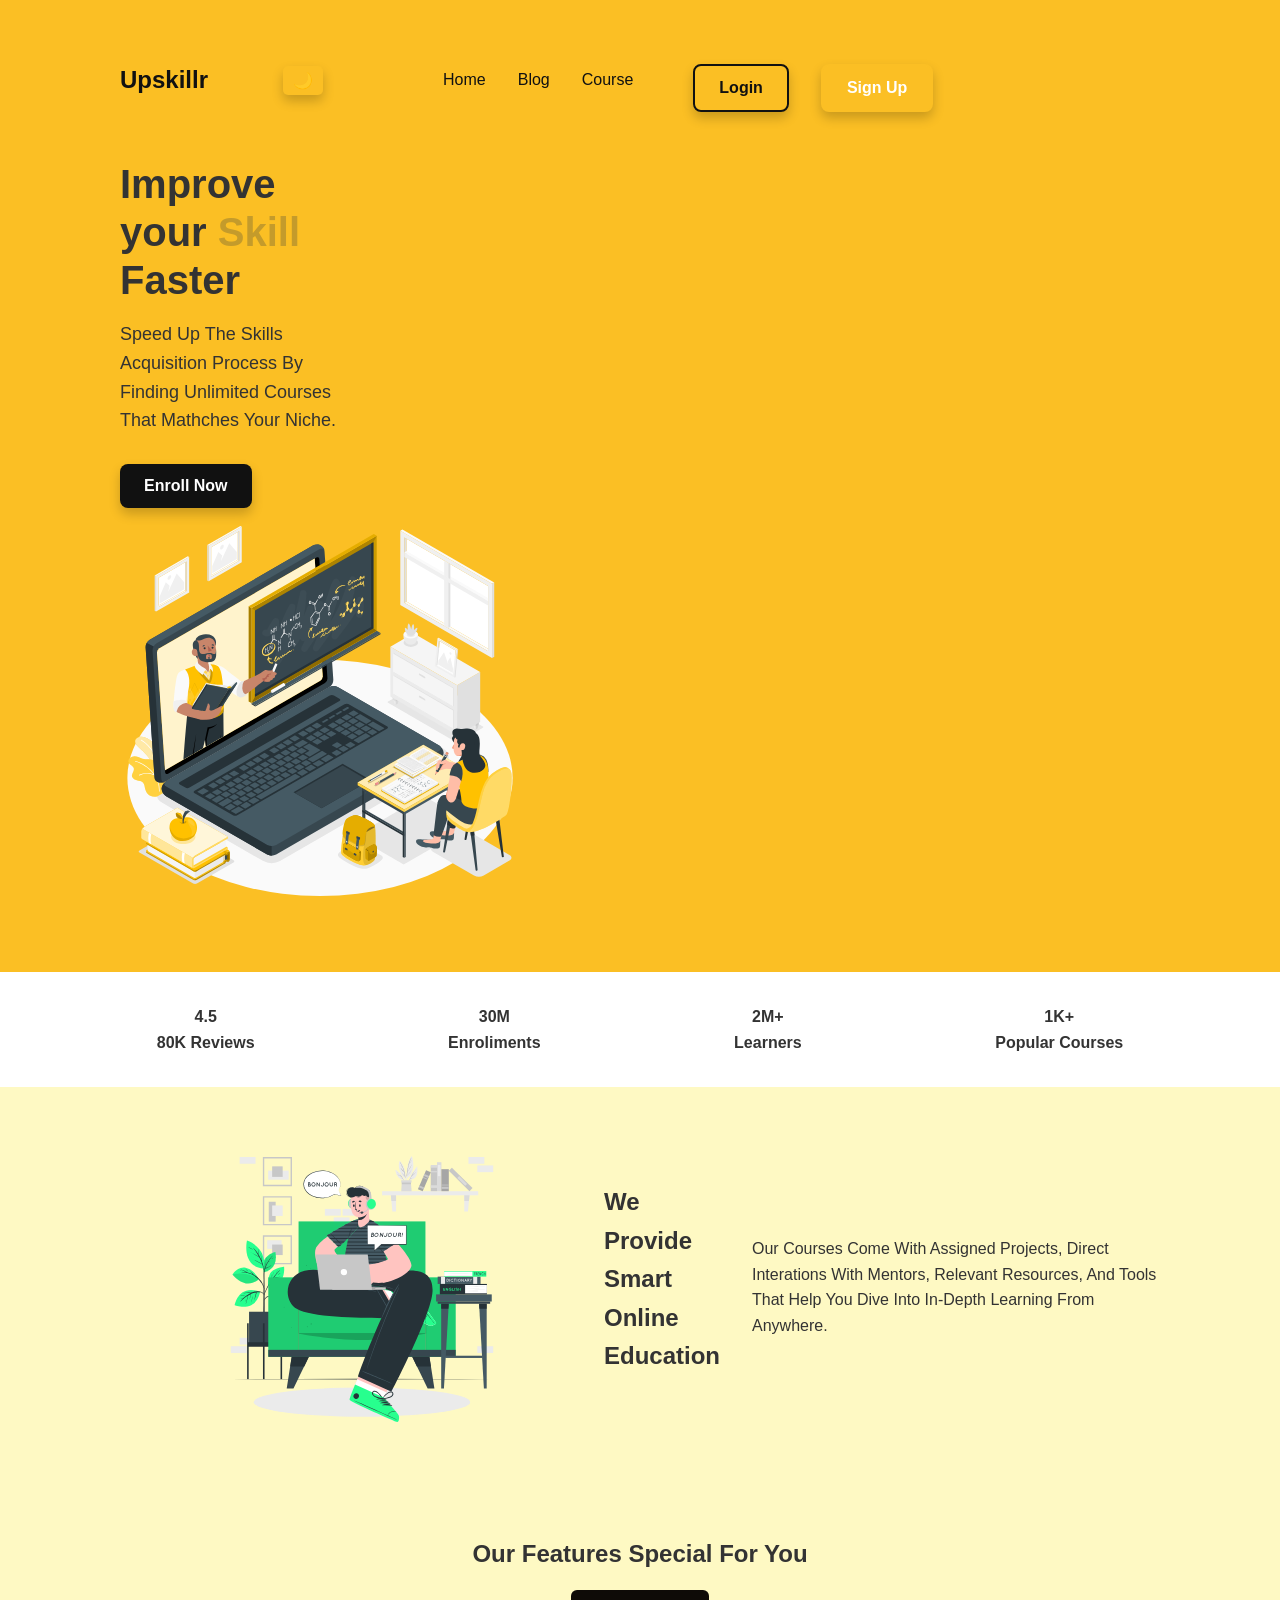
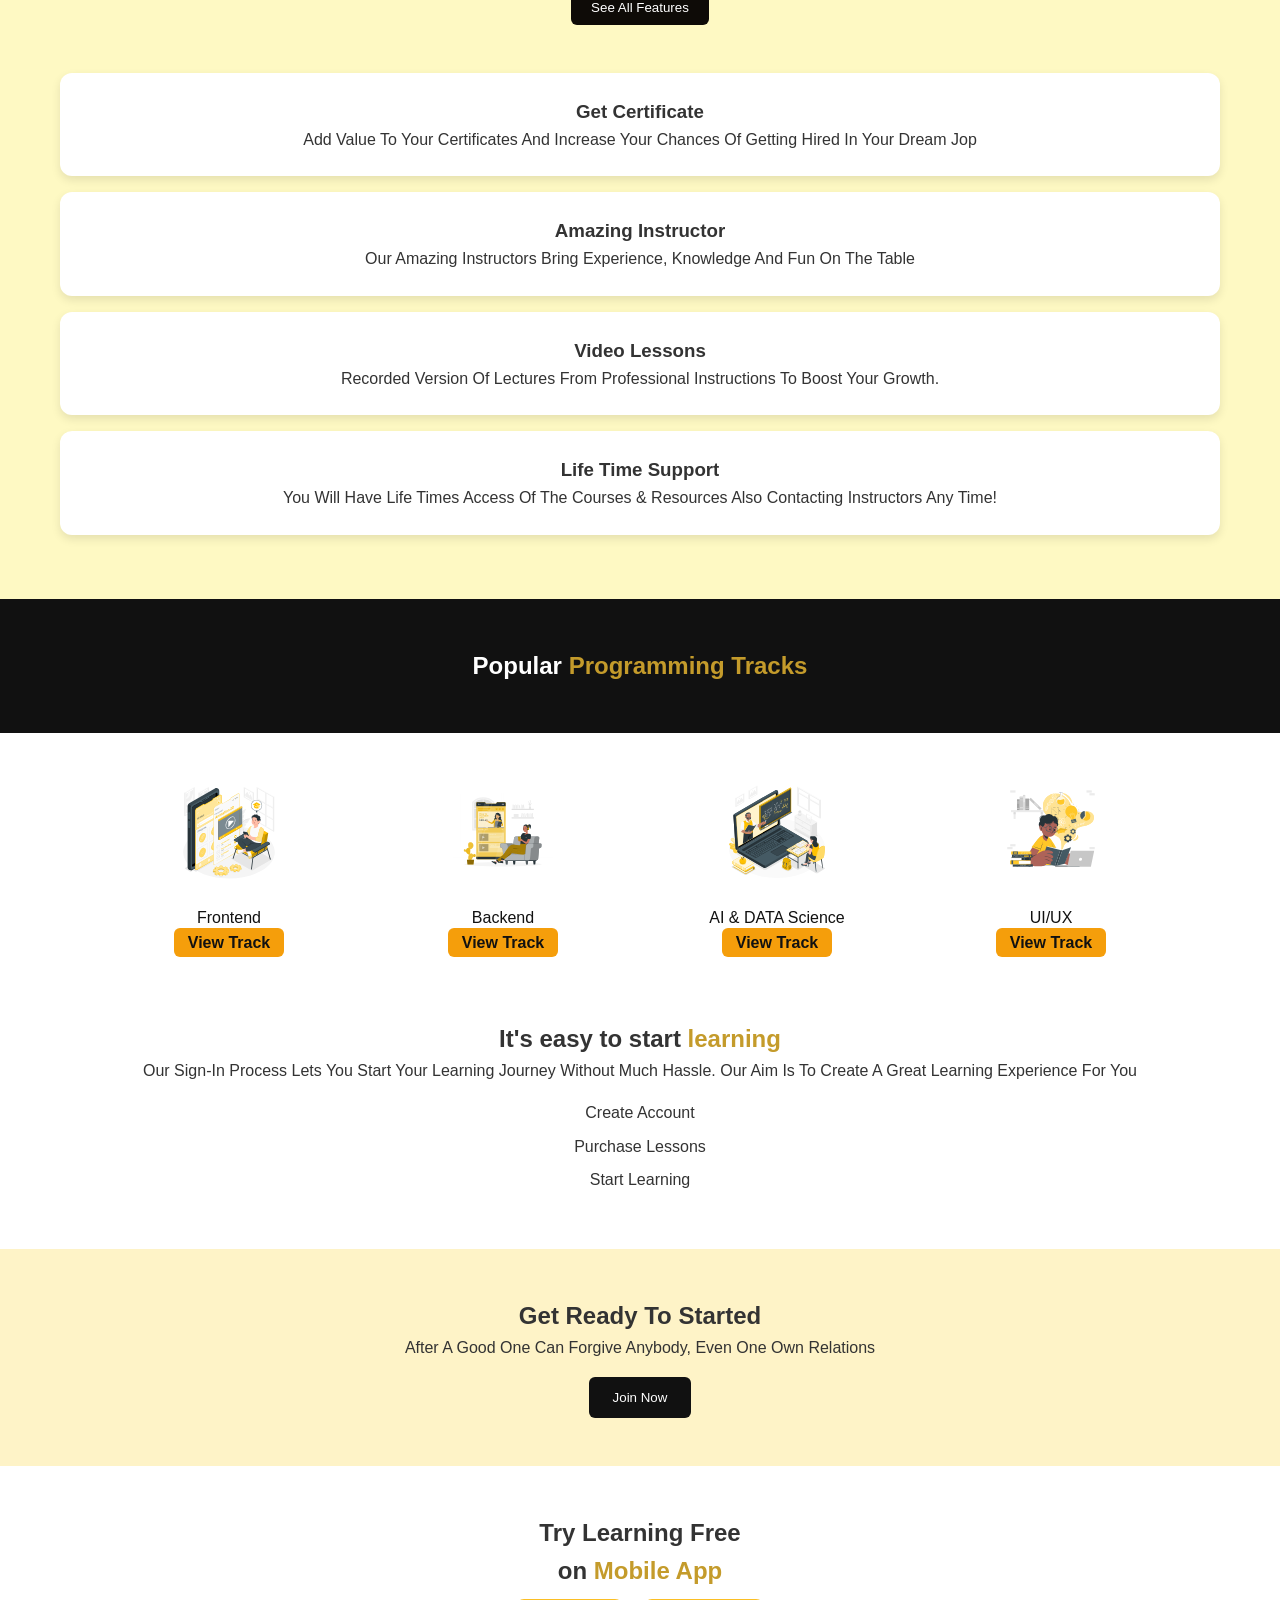
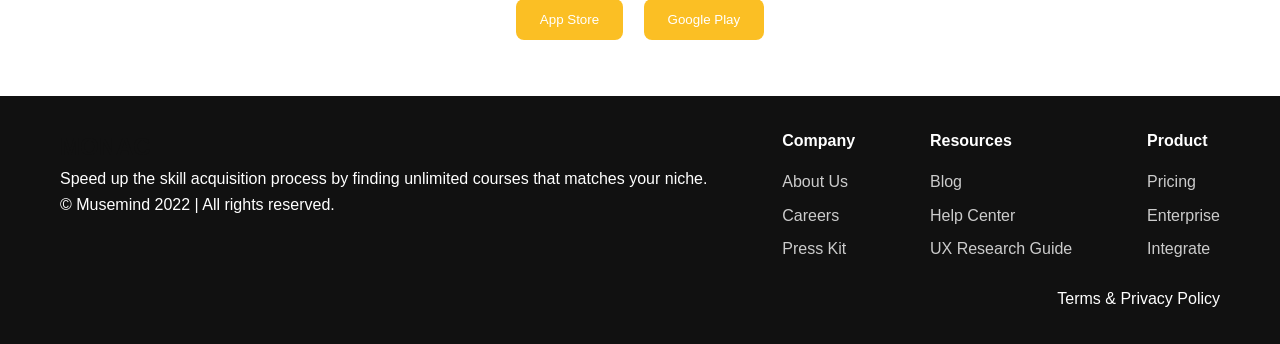
<file: index.html>
<!DOCTYPE html>
<html lang="en">
<head>
  <meta charset="UTF-8">
  <meta name="viewport" content="width=device-width, initial-scale=1.0">
  <title>Learning</title>
  <link rel="stylesheet" href="style.css">
</head>
<body>
  <header class="head">
    <nav class="navbar">
      <div class="logo">Upskillr</div>
      <button id="themeBtn">🌙</button>
      <div class="menu-toggle">&#9776;</div>
      <ul class="nav-links">
  <li><a href="index.html">Home</a></li>
  <li><a href="#">Blog</a></li> 
  <li><a href="#courses">Course</a></li>
</ul>
      <div class="nav-buttons">
  <button class="btn login" id="openLogin">Login</button>
  <button class="btn signup" id="openSignup">Sign Up</button>

  <button class="btn logout" id="logoutBtn" style="display:none;">Logout</button>
  <span id="welcomeMessage" style="display:none; font-weight: bold; margin-right: 15px;"></span>
</div>
    </nav>

    <section class="head">
      <div class="content">
        <h1>Improve your <span class="highlight">Skill</span> Faster</h1>
        <p>Speed Up The Skills Acquisition Process By Finding Unlimited Courses That Mathches Your Niche.</p>
        <button>Enroll Now</button>
      </div>
      <img src="images/header.svg" alt="learning">
    </section>
  </header>

  <div id="signupModal" class="modal">
    <div class="modal-content">
      <span class="close" id="closeSignup">&times;</span>
      <h2 id="modalTitle">Sign Up</h2>
      <form id="signupForm">
        <input type="text" placeholder="Name" required>
        <input type="email" placeholder="Email" required>
        <input type="password" placeholder="Password" required minlength="6">
        <button type="submit" class="submit-btn" id="modalSubmitBtn">Submit</button>
      </form>
    </div>
</div>
  </div>

  <section class="stats">
    <div><strong>4.5</strong><br>80K Reviews</div>
    <div><strong>30M</strong><br>Enroliments</div>
    <div><strong>2M+</strong><br>Learners</div>
    <div><strong>1K+</strong><br>Popular Courses</div>
  </section>

  <section class="section1">
    <div class="section1 img"></div>
    <img src="images/section1.svg">
    <div class="section1 text">
      <h2>We Provide <br>Smart Online Education</h2>
      <p>Our Courses Come With Assigned Projects, Direct Interations With Mentors, Relevant Resources, And Tools That Help You Dive Into In-Depth Learning From Anywhere.</p>
    </div>
  </section>

  <section class="features">
    <h2>Our Features Special For You</h2>
    <button>See All Features</button>
    <div class="feature card">
      <h3>Get Certificate</h3>
      <p>Add Value To Your Certificates And Increase Your Chances Of Getting Hired In Your Dream Jop</p>
    </div>
    <div class="feature card">
      <h3>Amazing Instructor</h3>
      <p>Our Amazing Instructors Bring Experience, Knowledge And Fun On The Table</p>
    </div>
    <div class="feature card">
      <h3> Video Lessons</h3>
      <p>Recorded Version Of Lectures From Professional Instructions To Boost Your Growth.</p>
    </div>
    <div class="feature card">
      <h3>Life Time Support</h3>
      <p>You Will Have Life Times Access Of The Courses & Resources Also Contacting Instructors Any Time!</p>
    </div>
  </section>

  

    <!-- Tracks Section -->
<section class="courses" id="courses"> 
  <h2>Popular <span class="highlight">Programming Tracks</span></h2>
  </section>
  

  <div class="course cards">
    <div class="course card" id="frontendTrack">
      <img src="images/Course app-amico.svg"><br> Frontend <br><a href="track.html " class="btn">View Track</a>
    </div>
    <div class="course card" id="backendTrack">
      <img src="images/Course app-rafiki (1).svg"><br> Backend <br><a href="track1.html" class="btn">View Track</a>
    </div>
    <div class="course card" id="fullstackTrack">
      <img src="images/header.svg"><br> AI & DATA Science<br><a href="track2.html " class="btn">View Track</a>
    </div>
    <div class="course card" id="dataTrack">
      <img src="images/course2.svg"><br> UI/UX<br><a href="track3.html" class="btn">View Track</a>
    </div>
  </div>
</section>


  <section class="easy started">
    <h2>It's easy to start <span class="highlight">learning</span></h2>
    <p>Our Sign-In Process Lets You Start Your Learning Journey Without Much Hassle. Our Aim Is To Create A Great Learning Experience For You</p>
    <ul>
      <li>Create Account</li>
      <li> Purchase Lessons</li>
      <li> Start Learning</li>
    </ul>
  </section>

  <div class="Ready">
    <h2>Get Ready To Started</h2>
    <p>After A Good One Can Forgive Anybody, Even One Own Relations</p>
    <button>Join Now</button>
  </div>

  <section class="apps">
    <h2>Try Learning Free<br>on <span class="highlight">Mobile App</span></h2>
    <button class="download">App Store</button>
    <button class="download">Google Play</button>
  </section>

  <footer class="footer">
    <div class="footer-container">
      <div class="footer-section logo-section">
        <h2 class="logo">MONAC</h2>
        <p>Speed up the skill acquisition process by finding unlimited courses that matches your niche.</p>
        <p class="copyright">© Musemind 2022 | All rights reserved.</p>
      </div>

      <div class="footer-section">
        <h4>Company</h4>
        <ul>
          <li><a href="#">About Us</a></li>
          <li><a href="#">Careers</a></li>
          <li><a href="#">Press Kit</a></li>
        </ul>
      </div>

      <div class="footer-section">
        <h4>Resources</h4>
        <ul>
          <li><a href="#">Blog</a></li>
          <li><a href="#">Help Center</a></li>
          <li><a href="#">UX Research Guide</a></li>
        </ul>
      </div>

      <div class="footer-section">
        <h4>Product</h4>
        <ul>
          <li><a href="#">Pricing</a></li>
          <li><a href="#">Enterprise</a></li>
          <li><a href="#">Integrate</a></li>
        </ul>
      </div>
    </div>

    <div class="terms">
      <a href="#">Terms & Privacy Policy</a>
    </div>
  </footer>

  <script src="script.js"></script>
</body>
</html>
</file>
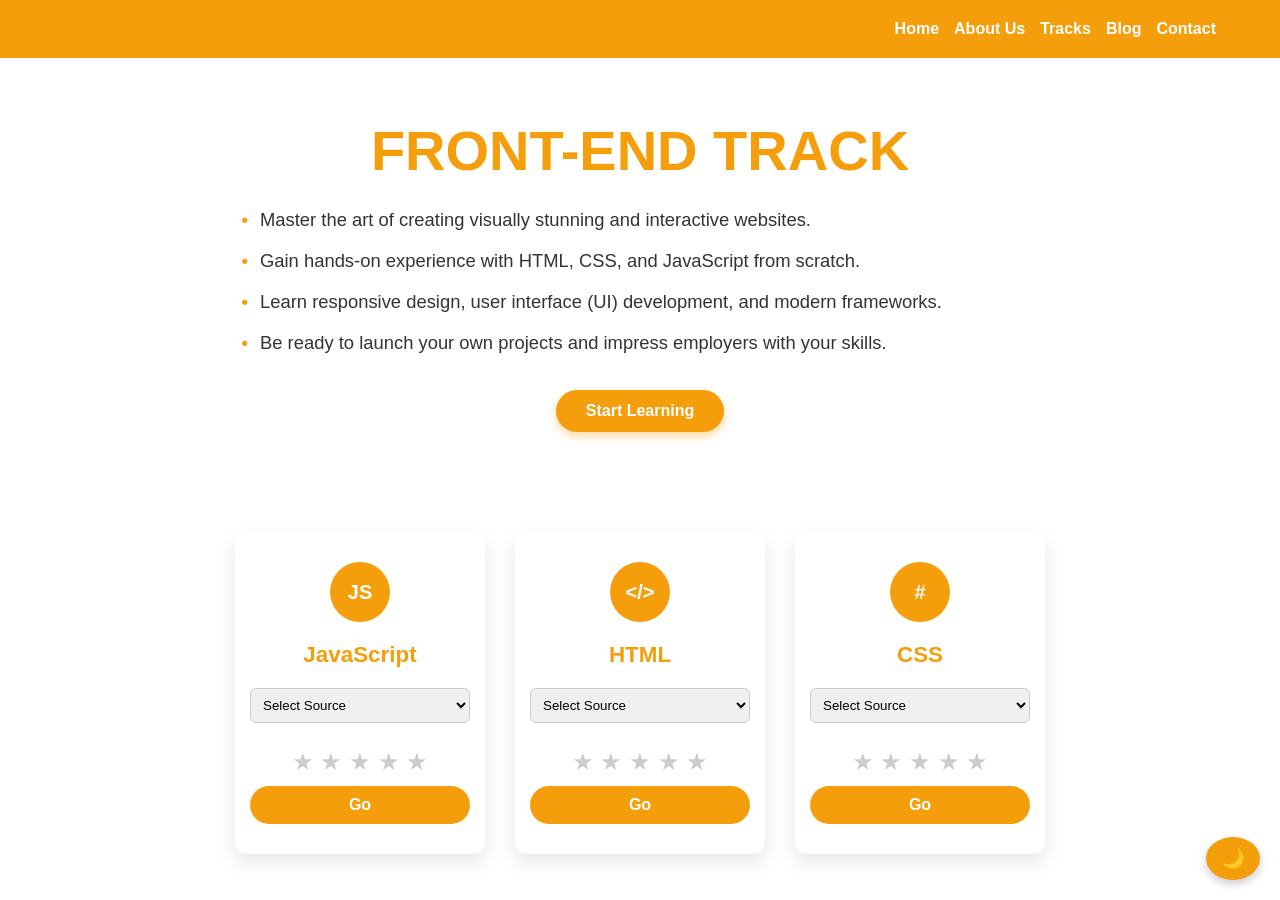
<file: track.html>
<!DOCTYPE html>
<html lang="en">
<head>
    <meta charset="UTF-8">
    <meta name="viewport" content="width=device-width, initial-scale=1.0">
    <title>We Two Success Track</title>
    <link rel="stylesheet" href="style2.css">
</head>
<body>

<header class="navbar">
    <div class="logo"></div>
    <nav>
        <ul>
            <li><a href="index.html">Home</a></li>
            <li><a href="#">About Us</a></li>
            <li><a href="tracks.html">Tracks</a></li>
            <li><a href="#">Blog</a></li>
            <li><a href="#">Contact</a></li>
        </ul>
    </nav>
</header>

<section class="hero-section">
    <h1>FRONT-END TRACK</h1>
    <div class="description-container">
        <ul>
            <li>Master the art of creating visually stunning and interactive websites.</li>
            <li>Gain hands-on experience with HTML, CSS, and JavaScript from scratch.</li>
            <li>Learn responsive design, user interface (UI) development, and modern frameworks.</li>
            <li>Be ready to launch your own projects and impress employers with your skills.</li>
        </ul>
    </div>
    <a href="#" class="btn">Start Learning</a>
</section>

<section class="explore-courses">
    <div class="courses-grid">
        <div class="course-card">
            <div class="card-icon js-icon"></div>
            <h4>JavaScript</h4>
            <select class="course-source">
                <option value="">Select Source</option>
                <option value="https://www.youtube.com/results?search_query=JavaScript+course">YouTube</option>
                <option value="https://www.coursera.org/search?query=JavaScript">Coursera</option>
                <option value="https://www.udemy.com/courses/search/?q=JavaScript">Udemy</option>
            </select>

            <div class="rating" data-rating="0">
      <span data-value="1">★</span>
      <span data-value="2">★</span>
      <span data-value="3">★</span>
      <span data-value="4">★</span>
      <span data-value="5">★</span>
    </div>
            <a href="#" class="btn go-btn" target="_blank">Go</a>
        </div>

        <div class="course-card">
            <div class="card-icon html-icon"></div>
            <h4>HTML</h4>
            <select class="course-source">
                <option value="">Select Source</option>
                <option value="https://www.youtube.com/results?search_query=HTML+course">YouTube</option>
                <option value="https://www.coursera.org/search?query=HTML">Coursera</option>
                <option value="https://www.udemy.com/courses/search/?q=HTML">Udemy</option>
            </select>

            <div class="rating" data-rating="0">
      <span data-value="1">★</span>
      <span data-value="2">★</span>
      <span data-value="3">★</span>
      <span data-value="4">★</span>
      <span data-value="5">★</span>
    </div>
            <a href="#" class="btn go-btn" target="_blank">Go</a>
        </div>

        <div class="course-card">
            <div class="card-icon css-icon"></div>
            <h4>CSS</h4>
            <select class="course-source">
                <option value="">Select Source</option>
                <option value="https://www.youtube.com/results?search_query=CSS+course">YouTube</option>
                <option value="https://www.coursera.org/search?query=CSS">Coursera</option>
                <option value="https://www.udemy.com/courses/search/?q=CSS">Udemy</option>
            </select>
<div class="rating" data-rating="0">
      <span data-value="1">★</span>
      <span data-value="2">★</span>
      <span data-value="3">★</span>
      <span data-value="4">★</span>
      <span data-value="5">★</span>
    </div>
            
            <a href="#" class="btn go-btn" target="_blank">Go</a>
        </div>
    </div>
</section>

<button id="themeBtn">🌙</button>

<script>
const themeBtn = document.getElementById('themeBtn');
const savedTheme = localStorage.getItem('theme');
if(savedTheme === 'dark') {
    document.body.classList.add('dark');
    themeBtn.textContent = '☀️';
}
themeBtn.addEventListener('click', () => {
    const isDark = document.body.classList.toggle('dark');
    localStorage.setItem('theme', isDark ? 'dark' : 'light');
    themeBtn.textContent = isDark ? '☀️' : '🌙';
});

document.querySelectorAll('.course-card').forEach(card => {
    const select = card.querySelector('.course-source');
    const goBtn = card.querySelector('.go-btn');

    goBtn.addEventListener('click', (e) => {
        e.preventDefault();
        const url = select.value;
        if(url) {
            window.open(url, '_blank');
        } else {
            alert('Please select a source first.');
        }
    });
});
</script>



</body>
</html>
</file>
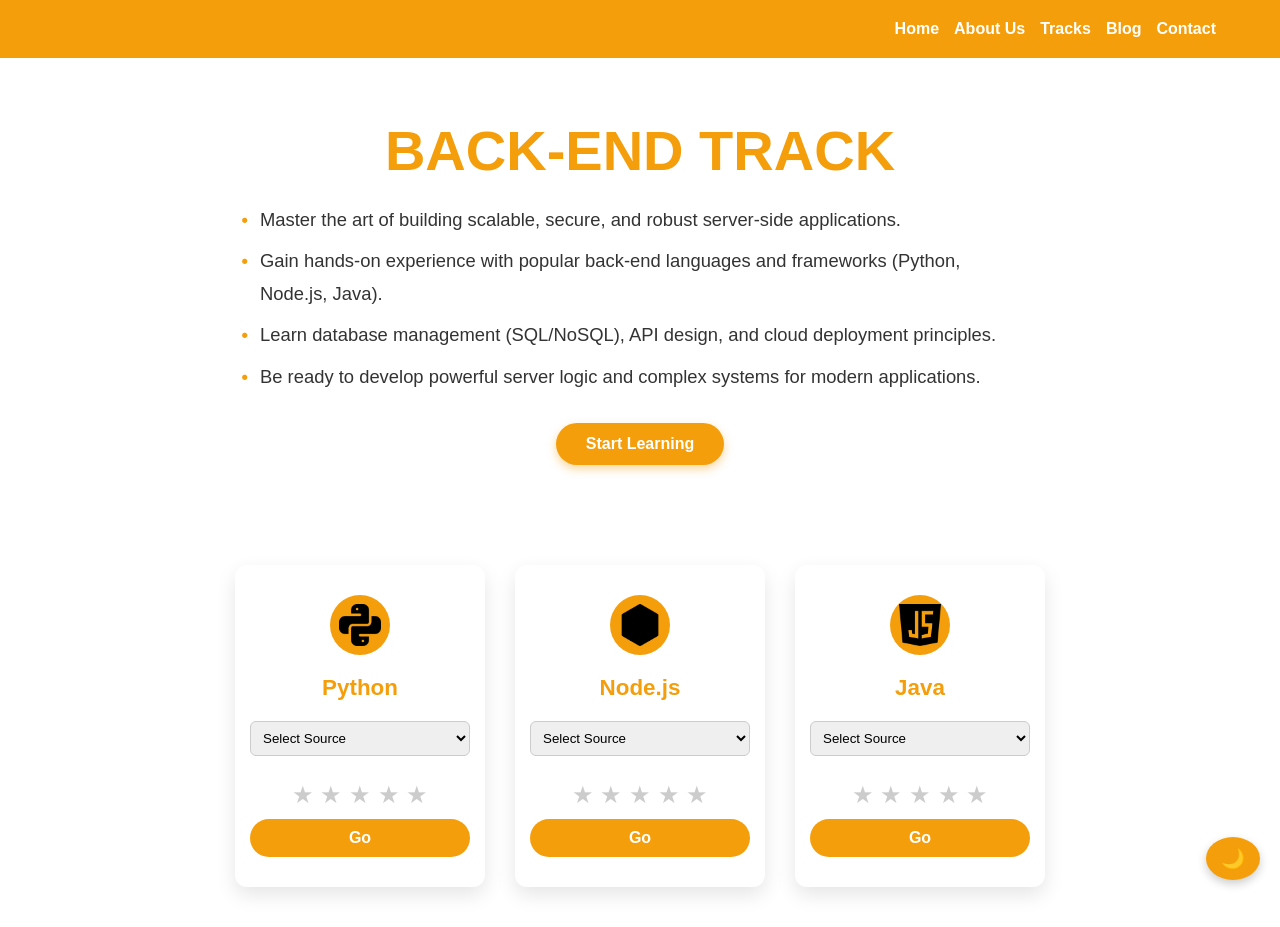
<file: track1.html>
<!DOCTYPE html>
<html lang="en">
<head>
    <meta charset="UTF-8">
    <meta name="viewport" content="width=device-width, initial-scale=1.0">
    <title>We Two Success Track - Back-End</title>
    <link rel="stylesheet" href="style2.css">
</head>
<body>

<header class="navbar">
    <div class="logo"></div>
    <nav>
        <ul>
            <li><a href="index.html">Home</a></li>
            <li><a href="#">About Us</a></li>
            <li><a href="tracks.html">Tracks</a></li>
            <li><a href="#">Blog</a></li>
            <li><a href="#">Contact</a></li>
        </ul>
    </nav>
</header>

<section class="hero-section">
    <h1>BACK-END TRACK</h1>
    <div class="description-container">
        <ul>
            <li>Master the art of building scalable, secure, and robust server-side applications.</li>
            <li>Gain hands-on experience with popular back-end languages and frameworks (Python, Node.js, Java).</li>
            <li>Learn database management (SQL/NoSQL), API design, and cloud deployment principles.</li>
            <li>Be ready to develop powerful server logic and complex systems for modern applications.</li>
        </ul>
    </div>
    <a href="#" class="btn">Start Learning</a>
</section>

<section class="explore-courses">
    <div class="courses-grid">
        
        <div class="course-card">
            <div class="card-icon python-logo"></div>
            <h4>Python</h4>
            <select class="course-source">
                <option value="">Select Source</option>
                <option value="https://www.youtube.com/results?search_query=Python+Back-End+course">YouTube</option>
                <option value="https://www.coursera.org/search?query=Python+Back-End">Coursera</option>
                <option value="https://www.udemy.com/courses/search/?q=Python+Django">Udemy</option>
            </select>

            <div class="rating" data-rating="0">
      <span data-value="1">★</span>
      <span data-value="2">★</span>
      <span data-value="3">★</span>
      <span data-value="4">★</span>
      <span data-value="5">★</span>
    </div>
            <a href="#" class="btn go-btn" target="_blank">Go</a>
        </div>

        <div class="course-card">
            <div class="card-icon nodejs-logo"></div>
            <h4>Node.js</h4>
            <select class="course-source">
                <option value="">Select Source</option>
                <option value="https://www.youtube.com/results?search_query=Node.js+course">YouTube</option>
                <option value="https://www.coursera.org/search?query=Node.js">Coursera</option>
                <option value="https://www.udemy.com/courses/search/?q=Node.js+Express">Udemy</option>
            </select>

            <div class="rating" data-rating="0">
      <span data-value="1">★</span>
      <span data-value="2">★</span>
      <span data-value="3">★</span>
      <span data-value="4">★</span>
      <span data-value="5">★</span>
    </div>
            <a href="#" class="btn go-btn" target="_blank">Go</a>
        </div>

        <div class="course-card">
            <div class="card-icon java-logo"></div>
            <h4>Java</h4>
            <select class="course-source">
                <option value="">Select Source</option>
                <option value="https://www.youtube.com/results?search_query=Java+Spring+course">YouTube</option>
                <option value="https://www.coursera.org/search?query=Java+Back-End">Coursera</option>
                <option value="https://www.udemy.com/courses/search/?q=Java+Spring+Boot">Udemy</option>
            </select>
<div class="rating" data-rating="0">
      <span data-value="1">★</span>
      <span data-value="2">★</span>
      <span data-value="3">★</span>
      <span data-value="4">★</span>
      <span data-value="5">★</span>
    </div>
            
            <a href="#" class="btn go-btn" target="_blank">Go</a>
        </div>
        
    </div>
</section>

<button id="themeBtn">🌙</button>

<script>
const themeBtn = document.getElementById('themeBtn');
const savedTheme = localStorage.getItem('theme');
if(savedTheme === 'dark') {
    document.body.classList.add('dark');
    themeBtn.textContent = '☀️';
}
themeBtn.addEventListener('click', () => {
    const isDark = document.body.classList.toggle('dark');
    localStorage.setItem('theme', isDark ? 'dark' : 'light');
    themeBtn.textContent = isDark ? '☀️' : '🌙';
});

document.querySelectorAll('.course-card').forEach(card => {
    const select = card.querySelector('.course-source');
    const goBtn = card.querySelector('.go-btn');

    goBtn.addEventListener('click', (e) => {
        e.preventDefault();
        const url = select.value;
        if(url) {
            window.open(url, '_blank');
        } else {
            alert('Please select a source first.');
        }
    });
});
</script>



</body>
</html>
</file>
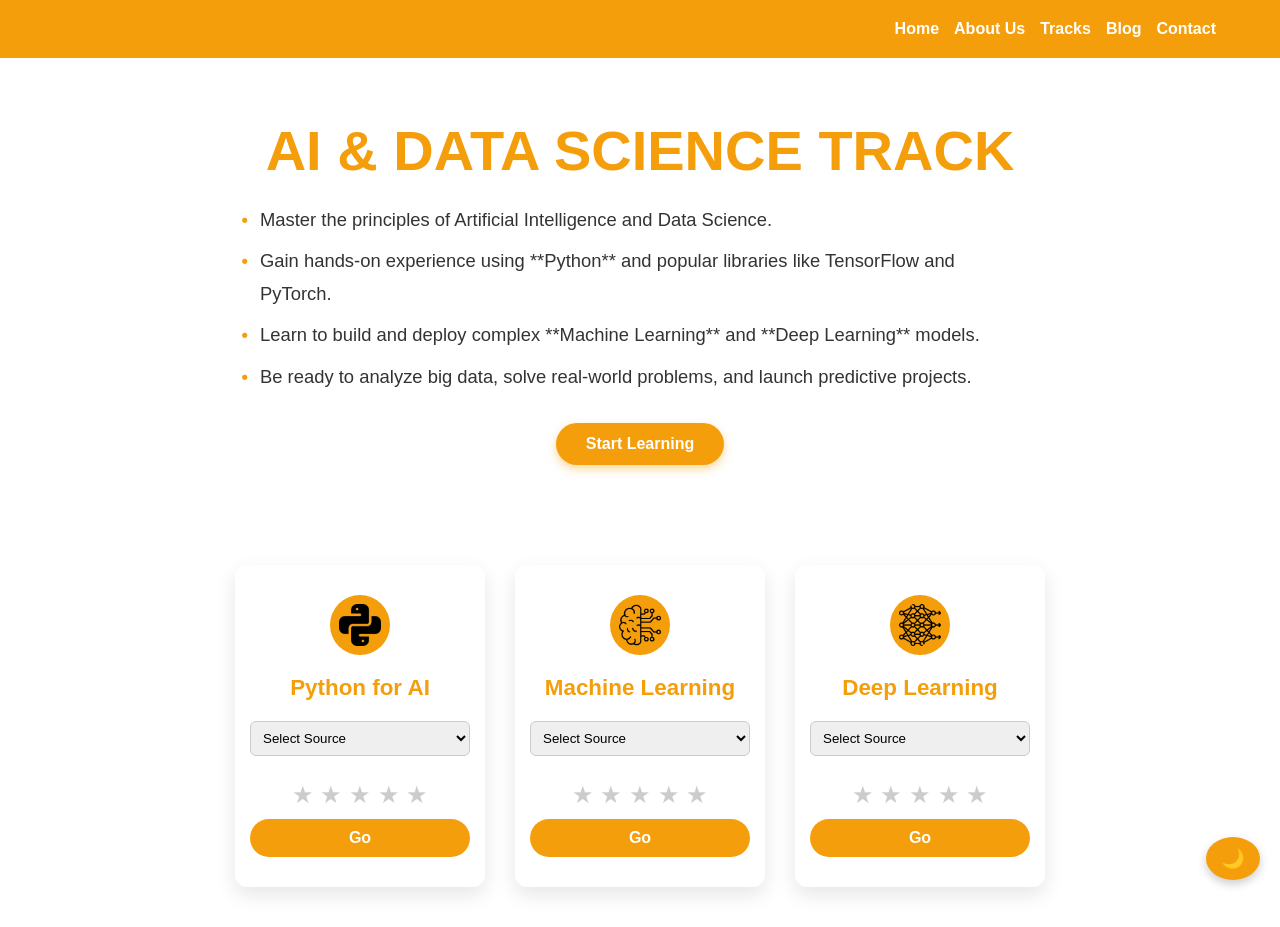
<file: track2.html>
<!DOCTYPE html>
<html lang="en">
<head>
    <meta charset="UTF-8">
    <meta name="viewport" content="width=device-width, initial-scale=1.0">
    <title>We Two Success Track - AI</title>
    <link rel="stylesheet" href="style2.css">
</head>
<body>

<header class="navbar">
    <div class="logo"></div>
    <nav>
        <ul>
            <li><a href="index.html">Home</a></li>
            <li><a href="#">About Us</a></li>
            <li><a href="tracks.html">Tracks</a></li>
            <li><a href="#">Blog</a></li>
            <li><a href="#">Contact</a></li>
        </ul>
    </nav>
</header>

<section class="hero-section">
    <h1>AI & DATA SCIENCE TRACK</h1>
    <div class="description-container">
        <ul>
            <li>Master the principles of Artificial Intelligence and Data Science.</li>
            <li>Gain hands-on experience using **Python** and popular libraries like TensorFlow and PyTorch.</li>
            <li>Learn to build and deploy complex **Machine Learning** and **Deep Learning** models.</li>
            <li>Be ready to analyze big data, solve real-world problems, and launch predictive projects.</li>
        </ul>
    </div>
    <a href="#" class="btn">Start Learning</a>
</section>

<section class="explore-courses">
    <div class="courses-grid">
        <div class="course-card">
            <div class="card-icon python-logo"></div>
            <h4>Python for AI</h4>
            <select class="course-source">
                <option value="">Select Source</option>
                <option value="https://www.youtube.com/results?search_query=Python+for+AI+and+Data+Science">YouTube</option>
                <option value="https://www.coursera.org/search?query=Python+Data+Science">Coursera</option>
                <option value="https://www.udemy.com/courses/search/?q=Python+Machine+Learning">Udemy</option>
            </select>
<div class="rating" data-rating="0">
      <span data-value="1">★</span>
      <span data-value="2">★</span>
      <span data-value="3">★</span>
      <span data-value="4">★</span>
      <span data-value="5">★</span>
    </div>
            
            <a href="#" class="btn go-btn" target="_blank">Go</a>
        </div>

        <div class="course-card">
            <div class="card-icon machine-logo"></div>
            <h4>Machine Learning</h4>
            <select class="course-source">
                <option value="">Select Source</option>
                <option value="https://www.youtube.com/results?search_query=Machine+Learning+course">YouTube</option>
                <option value="https://www.coursera.org/search?query=Machine+Learning">Coursera</option>
                <option value="https://www.udemy.com/courses/search/?q=Machine+Learning+A-Z">Udemy</option>
            </select>

            <div class="rating" data-rating="0">
      <span data-value="1">★</span>
      <span data-value="2">★</span>
      <span data-value="3">★</span>
      <span data-value="4">★</span>
      <span data-value="5">★</span>
    </div>
            <a href="#" class="btn go-btn" target="_blank">Go</a>
        </div>

        <div class="course-card">
            <div class="card-icon deep-logo"></div>
            <h4>Deep Learning</h4>
            <select class="course-source">
                <option value="">Select Source</option>
                <option value="https://www.youtube.com/results?search_query=Deep+Learning+course">YouTube</option>
                <option value="https://www.coursera.org/search?query=Deep+Learning">Coursera</option>
                <option value="https://www.udemy.com/courses/search/?q=Deep+Learning">Udemy</option>
            </select>

            <div class="rating" data-rating="0">
      <span data-value="1">★</span>
      <span data-value="2">★</span>
      <span data-value="3">★</span>
      <span data-value="4">★</span>
      <span data-value="5">★</span>
    </div>
            <a href="#" class="btn go-btn" target="_blank">Go</a>
        </div>
    </div>
</section>

<button id="themeBtn">🌙</button>

<script>
const themeBtn = document.getElementById('themeBtn');
const savedTheme = localStorage.getItem('theme');
if(savedTheme === 'dark') {
    document.body.classList.add('dark');
    themeBtn.textContent = '☀️';
}
themeBtn.addEventListener('click', () => {
    const isDark = document.body.classList.toggle('dark');
    localStorage.setItem('theme', isDark ? 'dark' : 'light');
    themeBtn.textContent = isDark ? '☀️' : '🌙';
});

document.querySelectorAll('.course-card').forEach(card => {
    const select = card.querySelector('.course-source');
    const goBtn = card.querySelector('.go-btn');

    goBtn.addEventListener('click', (e) => {
        e.preventDefault();
        const url = select.value;
        if(url) {
            window.open(url, '_blank');
        } else {
            alert('Please select a source first.');
        }
    });
});
</script>



</body>
</html>
</file>
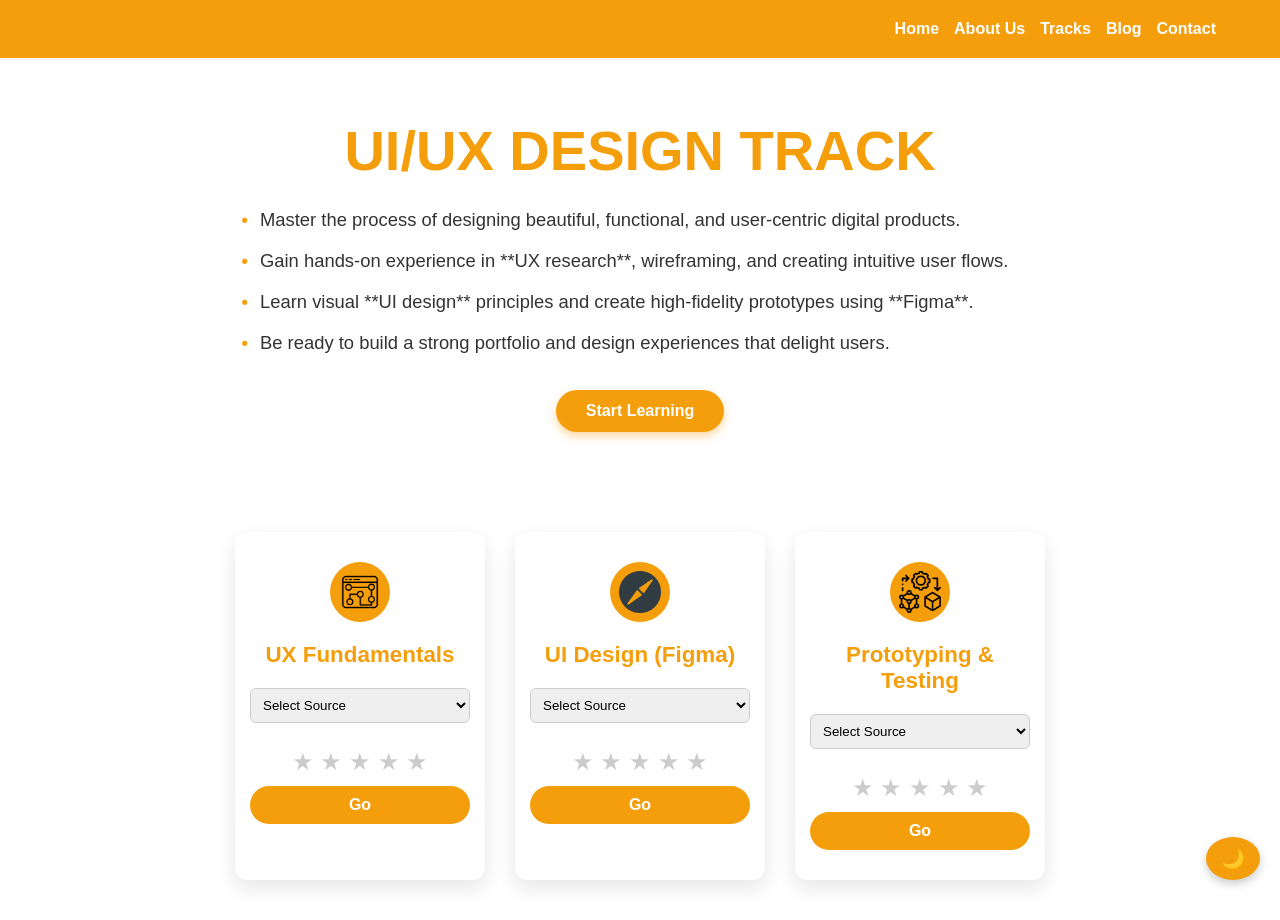
<file: track3.html>
<!DOCTYPE html>
<html lang="en">
<head>
    <meta charset="UTF-8">
    <meta name="viewport" content="width=device-width, initial-scale=1.0">
    <title>We Two Success Track - UI/UX</title>
    <link rel="stylesheet" href="style2.css">
</head>
<body>

<header class="navbar">
    <div class="logo"></div>
    <nav>
        <ul>
            <li><a href="index.html">Home</a></li>
            <li><a href="#">About Us</a></li>
            <li><a href="tracks.html">Tracks</a></li>
            <li><a href="#">Blog</a></li>
            <li><a href="#">Contact</a></li>
        </ul>
    </nav>
</header>

<section class="hero-section">
    <h1>UI/UX DESIGN TRACK</h1>
    <div class="description-container">
        <ul>
            <li>Master the process of designing beautiful, functional, and user-centric digital products.</li>
            <li>Gain hands-on experience in **UX research**, wireframing, and creating intuitive user flows.</li>
            <li>Learn visual **UI design** principles and create high-fidelity prototypes using **Figma**.</li>
            <li>Be ready to build a strong portfolio and design experiences that delight users.</li>
        </ul>
    </div>
    <a href="#" class="btn">Start Learning</a>
</section>

<section class="explore-courses">
    <div class="courses-grid">
        <div class="course-card">
            <div class="card-icon ux-logo"></div>
            <h4>UX Fundamentals</h4>
            <select class="course-source">
                <option value="">Select Source</option>
                <option value="https://www.youtube.com/results?search_query=UX+Design+Fundamentals">YouTube</option>
                <option value="https://www.coursera.org/search?query=User+Experience+Design">Coursera</option>
                <option value="https://www.udemy.com/courses/search/?q=UX+Research">Udemy</option>
            </select>

            <div class="rating" data-rating="0">
      <span data-value="1">★</span>
      <span data-value="2">★</span>
      <span data-value="3">★</span>
      <span data-value="4">★</span>
      <span data-value="5">★</span>
    </div>
            <a href="#" class="btn go-btn" target="_blank">Go</a>
        </div>

        <div class="course-card">
            <div class="card-icon figma-logo"></div>
            <h4>UI Design (Figma)</h4>
            <select class="course-source">
                <option value="">Select Source</option>
                <option value="https://www.youtube.com/results?search_query=Figma+UI+Design+course">YouTube</option>
                <option value="https://www.coursera.org/search?query=Figma+UI">Coursera</option>
                <option value="https://www.udemy.com/courses/search/?q=Figma+Design">Udemy</option>
            </select>

            <div class="rating" data-rating="0">
      <span data-value="1">★</span>
      <span data-value="2">★</span>
      <span data-value="3">★</span>
      <span data-value="4">★</span>
      <span data-value="5">★</span>
    </div>
            <a href="#" class="btn go-btn" target="_blank">Go</a>
        </div>

        <div class="course-card">
            <div class="card-icon proto-logo"></div>
            <h4>Prototyping & Testing</h4>
            <select class="course-source">
                <option value="">Select Source</option>
                <option value="https://www.youtube.com/results?search_query=Prototyping+UX+Design">YouTube</option>
                <option value="https://www.coursera.org/search?query=Prototyping+and+User+Testing">Coursera</option>
                <option value="https://www.udemy.com/courses/search/?q=User+Testing">Udemy</option>
            </select>

            <div class="rating" data-rating="0">
      <span data-value="1">★</span>
      <span data-value="2">★</span>
      <span data-value="3">★</span>
      <span data-value="4">★</span>
      <span data-value="5">★</span>
    </div>
            <a href="#" class="btn go-btn" target="_blank">Go</a>
        </div>
    </div>
</section>

<button id="themeBtn">🌙</button>

<script>
const themeBtn = document.getElementById('themeBtn');
const savedTheme = localStorage.getItem('theme');
if(savedTheme === 'dark') {
    document.body.classList.add('dark');
    themeBtn.textContent = '☀️';
}
themeBtn.addEventListener('click', () => {
    const isDark = document.body.classList.toggle('dark');
    localStorage.setItem('theme', isDark ? 'dark' : 'light');
    themeBtn.textContent = isDark ? '☀️' : '🌙';
});

document.querySelectorAll('.course-card').forEach(card => {
    const select = card.querySelector('.course-source');
    const goBtn = card.querySelector('.go-btn');

    goBtn.addEventListener('click', (e) => {
        e.preventDefault();
        const url = select.value;
        if(url) {
            window.open(url, '_blank');
        } else {
            alert('Please select a source first.');
        }
    });
});
</script>



</body>
</html>
</file>
<file: style.css>
* {
  margin: 0;
  padding: 0;
  box-sizing: border-box;
  font-family: 'Poppins', sans-serif;
}

body {
  background: #fff;
  color: #333;
  line-height: 1.6;
}

a {
  text-decoration: none;
  color: inherit;
}

ul {
  list-style: none;
}

.container {
  max-width: 1200px;
  margin: auto;
  padding: 0 20px;
}

header {
  background: #fbbf24;
  padding: 15px 60px;
}

.navbar {
  display: flex;
  justify-content: space-between;
  align-items: center;
  padding: 16px 60px;
  gap: 60px;
}

.logo {
  font-weight: bold;
  font-size: 24px;
  color: #111;
}

.nav-links {
  display: flex;
  gap: 32px;
  justify-content: center;
  margin-left: 60px;
}

.nav-links a {
  font-weight: 500;
  transition: 0.3s;
  color: #111;
}

.nav-links a:hover {
  color: #f5e9d4;
}


.nav-buttons {
  display: flex;
  gap: 32px;
  margin-left: auto;
}

.btn {
  font-size: 16px;
  font-weight: 600;
  padding: 10px 24px;
  border-radius: 50px;
  cursor: pointer;
  transition: all 0.3s ease;
}


.btn.login {
  background: transparent;
  border: 2px solid #111;
  color: #111;
}

.btn.login:hover {
  background: #111;
  color: #fff;
}


.btn.signup {
  background: #111;
  border: 2px solid #111;
  color: #fff;
}

.btn.signup:hover {
  background: #333;
  border-color: #333;
}

.menu-toggle {
  display: none;
  font-size: 28px;
  cursor: pointer;
  color: #111;
}


.head {
  display: flex;
  flex-direction: column;
  align-items: flex-start;
  text-align: left;
  justify-content: space-between;
  padding: 32px 60px;
}

.head .content {
  max-width: 50%;
}

.head h1 {
  font-size: 40px;
  margin-bottom: 16px;
  font-weight: 700;
  line-height: 1.2;
}

.highlight {
  color: #c49b2b;
}

.head p {
  font-size: 18px;
  margin-bottom: 29px;
  max-width: 450px;
}

.head button {
  background: #111;
  color: #fff;
  padding: 13px 24px;
  border: none;
  border-radius: 8px;
  cursor: pointer;
  font-size: 16px;
  font-weight: 600;
  transition: 0.3s;
  box-shadow: 0 6px 12px rgba(0, 0, 0, 0.2);
}

.head button:hover {
  background: #333;
  box-shadow: 0 8px 16px rgba(0, 0, 0, 0.3);
}

.head img {
  width: 400px;
}

.stats {
  display: flex;
  justify-content: space-around;
  padding: 32px 60px;
  background: #fff;
  font-weight: bold;
}

.stats div {
  text-align: center;
}

.section1 {
  display: flex;
  align-items: center;
  gap: 32px;
  padding: 48px 60px;
  background: #fef9c3;
}

.section1 img {
  width: 300px;
}

.section1 h2 {
  margin-bottom: 16px;
}

.section1 p {
  max-width: 500px;
}

.features {
  padding: 48px 60px;
  text-align: center;
  background: #fef9c3;
}

.features h2 {
  margin-bottom: 16px;
}

.features button {
  background: #0e0b07;
  color: #fff;
  padding: 10px 20px;
  border: none;
  border-radius: 6px;
  margin-bottom: 32px;
}

.feature.card {
  background: #fff;
  border-radius: 12px;
  box-shadow: 0 4px 10px rgba(0, 0, 0, 0.1);
  padding: 24px;
  margin: 16px 0;
}

.courses {
  background: #111;
  color: #fff;
  padding: 48px 60px;
  text-align: center;
}

.course.cards {
  display: flex;
  gap: 24px;
  justify-content: center;
  margin-top: 32px;
}

.course.card {
  background: #fff;
  color: #111;
  border-radius: 12px;
  padding: 16px;
  width: 250px;
  text-align: center;
}

.course.card img {
  width: 100px;
  margin-bottom: 16px;
}

.course.card button {
  background: #f59e0b;
  border: none;
  padding: 6px 14px;
  border-radius: 6px;
  margin-top: 16px;
  cursor: pointer;
}

.easy.started {
  padding: 48px 60px;
  text-align: center;
}

.easy.started ul {
  margin-top: 16px;
}

.easy.started li {
  margin: 8px 0;
}

.Ready {
  text-align: center;
  padding: 48px 60px;
  background: #fef3c7;
}

.Ready button {
  margin-top: 16px;
  padding: 13px 24px;
  background: #111;
  color: #fff;
  border: none;
  border-radius: 6px;
}


.apps {
  text-align: center;
  padding: 48px 60px;
}

.download {
  margin: 8px;
  padding: 13px 24px;
  border: none;
  background: #f59e0b;
  color: #fff;
  border-radius: 8px;
  cursor: pointer;
}

.footer {
  background: #111;
  color: #fff;
  padding: 32px 60px;
}

.footer-container {
  display: flex;
  justify-content: space-between;
  flex-wrap: wrap;
  gap: 32px;
}

.footer-section h4 {
  margin-bottom: 16px;
}

.footer-section ul li {
  margin: 8px 0;
}

.footer-section a {
  color: #ccc;
}

.footer-section a:hover {
  color: #f59e0b;
}

.terms {
  text-align: right;
  margin-top: 16px;
}

.modal {
  display: none;
  position: fixed;
  top: 0;
  left: 0;
  width: 100%;
  height: 100%;
  background: rgba(0, 0, 0, 0.6);
  z-index: 1000;
}

.modal-content {
  background: #fff;
  padding: 20px;
  width: 300px;
  margin: 100px auto;
  border-radius: 8px;
  text-align: center;
  position: relative;
}

.close {
  position: absolute;
  top: 10px;
  right: 15px;
  font-size: 22px;
  cursor: pointer;
}

.modal-content input {
  width: 100%;
  margin: 8px 0;
  padding: 10px;
  border: 1px solid #ccc;
  border-radius: 6px;
}

.submit-btn {
  background: #f59e0b;
  color: #fff;
  padding: 10px;
  border: none;
  border-radius: 6px;
  width: 100%;
  cursor: pointer;
}

.submit-btn:hover {
  background: #d97706;
}


#themeBtn {
  margin-left: 15px;
  padding: 5px 10px;
  cursor: pointer;
  border: none;
  background: var(--primary, #3b82f6);
  color: #fff;
  border-radius: 5px;
}


body {
  background: #fff;
  color: #333;
}

body.dark {
  background: #111;
  color: #eee;
}

body.dark header {
  background: #222;
}

body.dark .nav-links {
  background: #222;
}

body.dark .nav-links a {
  color: #eee;
}

body.dark .nav-links a:hover {
  color: var(--primary);
}

body.dark .btn.login {
  border-color: #eee;
  color: #eee;
}

body.dark .btn.login:hover {
  background: #eee;
  color: #111;
}

body.dark .btn.signup {
  background: var(--primary);
  border-color: var(--primary);
  color: #111;
}

body.dark .btn.signup:hover {
  background: #f59e0b;
  border-color: #f59e0b;
}

body.dark .section1,
body.dark .features,
body.dark .Ready,
body.dark .apps {
  background: #222;
  color: #eee;
}

body.dark .course.card {
  background: #333;
  color: #fff;
}

body.dark .footer {
  background: #000;
  color: #eee;
}

:root {
  --primary: #fbbf24;
}

header {
  background: var(--primary);
}

.btn.signup,
.download {
  background: var(--primary);
  border-color: var(--primary);
}

body.dark {
  background: #0f1114;
  color: #eaeaea;
}

body.dark header,
body.dark .navbar {
  background: #1b1b1b;
}

body.dark .nav-links {
  background: #1b1b1b;
}

body.dark .nav-links a {
  color: #eaeaea;
}

body.dark .nav-links a:hover {
  color: var(--primary);
}

body.dark .btn {
  background: #333;
  color: #f5f5f5;
  border-color: #444;
}

body.dark .btn.login {
  background: transparent;
  border-color: #eaeaea;
  color: #eaeaea;
}

body.dark .btn.login:hover {
  background: #eaeaea;
  color: #111;
}

body.dark .btn.signup {
  background: var(--primary);
  color: #111;
}

body.dark .section1,
body.dark .features,
body.dark .Ready,
body.dark .apps {
  background: #161616;
  color: #ddd;
}

body.dark .feature.card,
body.dark .course.card,
body.dark .card {
  background: #16181b;
  color: #eaeaea;
  border: 1px solid #26282b;
  box-shadow: 0 4px 12px rgba(0, 0, 0, 0.6);
}

body.dark .courses {
  background: #0b0b0b;
  color: #fff;
}

body.dark .footer {
  background: #070707;
  color: #cfcfcf;
}

@media (max-width: 768px) {
  .menu-toggle {
    display: block;
    margin-left: auto;
    cursor: pointer;
  }

  .navbar {
    flex-wrap: wrap;
    padding: 16px 20px;
  }

  .nav-links {
    display: none;
    flex-direction: column;
    background: var(--primary);
    position: absolute;
    top: 70px;
    right: 20px;
    width: 200px;
    padding: 20px;
    border-radius: 8px;
  }

  .nav-links.active {
    display: flex;
  }

  .nav-links li {
    margin: 10px 0;
  }

  .nav-buttons {
    display: none;
  }

  .head {
    flex-direction: column;
    align-items: center;
    text-align: center;
    padding: 20px;
  }

  .head img {
    width: 100%;
    max-width: 300px;
    margin-top: 20px;
  }

  .stats {
    flex-direction: column;
    gap: 15px;
    text-align: center;
  }

  .section1 {
    flex-direction: column;
    text-align: center;
  }

  .section1 img {
    width: 100%;
    max-width: 250px;
  }

  .course.cards {
    flex-direction: column;
    align-items: center;
  }

  .course.card {
    width: 100%;
    max-width: 300px;
  }
}

.btn {
  background: #f59e0b;
  border: none;
  padding: 6px 14px;
  border-radius: 6px;
  margin-top: 16px;
  cursor: pointer;
}
</file>
<file: style2.css>
* {
    margin: 0;
    padding: 0;
    box-sizing: border-box;
}

body {
    font-family: 'Cairo', sans-serif;
    background-color: #ffffff;
    color: #333;
    transition: background-color 0.3s, color 0.3s;
}

body.dark {
    background-color: #000000;
    color: #eee;
}

:root {
    --primary-color: #f59e0b; 
    --secondary-color: #f59e0b;
    --accent-color: #f59e0b;
    
    --light-bg: #ffffff;
    --dark-bg: #000000; 
    --light-text: #333;
    --dark-text: #eee;
    --card-bg-light: #fff;
    --card-bg-dark: #333333;
    
    --btn-bg: #f59e0b; 
    --btn-hover: #e0900b;
    --navbar-bg: #f59e0b; 
}

.navbar {
    display: flex;
    justify-content: space-between;
    align-items: center;
    padding: 20px 5%;
    background-color: var(--navbar-bg); 
    color: white;
}

.navbar ul {
    list-style: none;
    display: flex;
    gap: 15px;
}

.navbar a {
    color: white;
    text-decoration: none;
    font-weight: bold;
}

.hero-section {
    padding: 60px 5%;
    text-align: center;
}

.hero-section h1 {
    font-size: 3.5rem;
    font-weight: 800;
    color: var(--primary-color); 
    margin-bottom: 20px;
}

.hero-section .description-container {
    max-width: 800px;
    margin: 20px auto 30px auto;
}

.hero-section ul {
    list-style: none; 
    text-align: left; 
    font-size: 1.15rem; 
    line-height: 1.8; 
    color: var(--light-text);
    padding: 0 20px;
}

body.dark .hero-section ul {
    color: var(--dark-text);
}

.hero-section ul li {
    margin: 8px 0;
}

.hero-section ul li::before {
    content: "• "; 
    color: var(--primary-color); 
    font-weight: bold;
    display: inline-block;
    width: 1em;
    margin-left: -1em;
}

.btn {
    display: inline-block;
    padding: 12px 30px;
    border-radius: 50px;
    text-decoration: none;
    font-weight: bold;
    background-color: var(--btn-bg); 
    color: #fff;
    transition: 0.3s;
    box-shadow: 0 4px 10px rgba(245, 158, 11, 0.4);
}

.btn:hover {
    background-color: var(--btn-hover); 
    box-shadow: 0 6px 15px rgba(245, 158, 11, 0.6);
}

.courses-grid {
    display: flex;
    flex-wrap: wrap;
    gap: 30px;
    justify-content: center;
    margin: 40px 0;
    padding: 0 5%;
}

.course-card {
    background-color: var(--card-bg-light);
    padding: 30px 15px;
    border-radius: 12px;
    width: 250px;
    text-align: center;
    box-shadow: 0 8px 20px rgba(0,0,0,0.1);
    transition: background-color 0.3s, color 0.3s, transform 0.3s, box-shadow 0.3s;
}

.course-card:hover {
    transform: translateY(-5px);
    box-shadow: 0 12px 25px rgba(0, 0, 0, 0.15); 
}

body.dark .course-card {
    background-color: var(--card-bg-dark);
    color: var(--dark-text);
    box-shadow: 0 8px 20px rgba(0,0,0,0.4);
}

.card-icon {
    width: 60px; 
    height: 60px;
    margin: 0 auto 20px auto; 
    background-size: 70%;
    background-repeat: no-repeat;
    background-position: center;
    
    background-color: var(--primary-color); 
    border-radius: 50%;
}

.js-icon::before { content: "JS"; color: white; line-height: 60px; font-weight: bold; display: block; font-size: 20px;}
.html-icon::before { content: "</>"; color: white; line-height: 60px; font-weight: bold; display: block; font-size: 20px;}
.css-icon::before { content: "#"; color: white; line-height: 60px; font-weight: bold; display: block; font-size: 20px;}

.course-card h4 {
    margin-bottom: 20px; 
    font-size: 1.4rem;
    font-weight: 700;
    color: var(--primary-color); 
}

.course-card select {
    width: 100%;
    padding: 8px;
    margin-bottom: 15px; 
    border-radius: 6px;
    border: 1px solid #ccc;
    outline: none;
    cursor: pointer;
    transition: background-color 0.3s, color 0.3s;
}

body.dark .course-card select {
    background-color: #444;
    color: var(--dark-text);
    border: 1px solid #666;
}

.course-card a.btn {
    display: inline-block;
    width: 100%;
    padding: 10px 0;
    margin-top: 5px; 
    background-color: var(--btn-bg); 
    color: #fff;
    border-radius: 50px;
    text-decoration: none;
    font-weight: bold;
    transition: background-color 0.3s;
    box-shadow: none;
}

.course-card a.btn:hover {
    background-color: var(--btn-hover); 
}


#themeBtn {
    position: fixed;
    bottom: 20px;
    right: 20px;
    padding: 10px 15px;
    border: none;
    border-radius: 50%;
    cursor: pointer;
    background-color: var(--accent-color); 
    color: white;
    font-size: 1.2rem;
    z-index: 1000;
    box-shadow: 0 4px 10px rgba(0, 0, 0, 0.2);
}

.python-logo {
    background-image: url('images/python.png'); 
}

.nodejs-logo {
    background-image: url('images/node-js.png'); 
}

.java-logo {
    background-image: url('images/java-script (1).png'); 
}
.deep-logo {
    background-image: url('images/deep-learning.png'); 
}
.machine-logo {
    background-image: url('images/brain.png'); 
}
.ux-logo {
    background-image: url('images/ux-design.png'); 
}
.figma-logo {
    background-image: url('images/logo.png'); 
}
.proto-logo {
    background-image: url('images/3d-modeling.png'); 
}

.rating {
    font-size: 24px; 
    color: #ccc; 
    cursor: pointer; 
    user-select: none; 
    margin-top: 10px;
    margin-bottom: 5px;
}


.rating span.active,
.rating:hover span {
    color: gold; 
}


.rating span:hover ~ span {
    color: #ccc;
}
</file>
